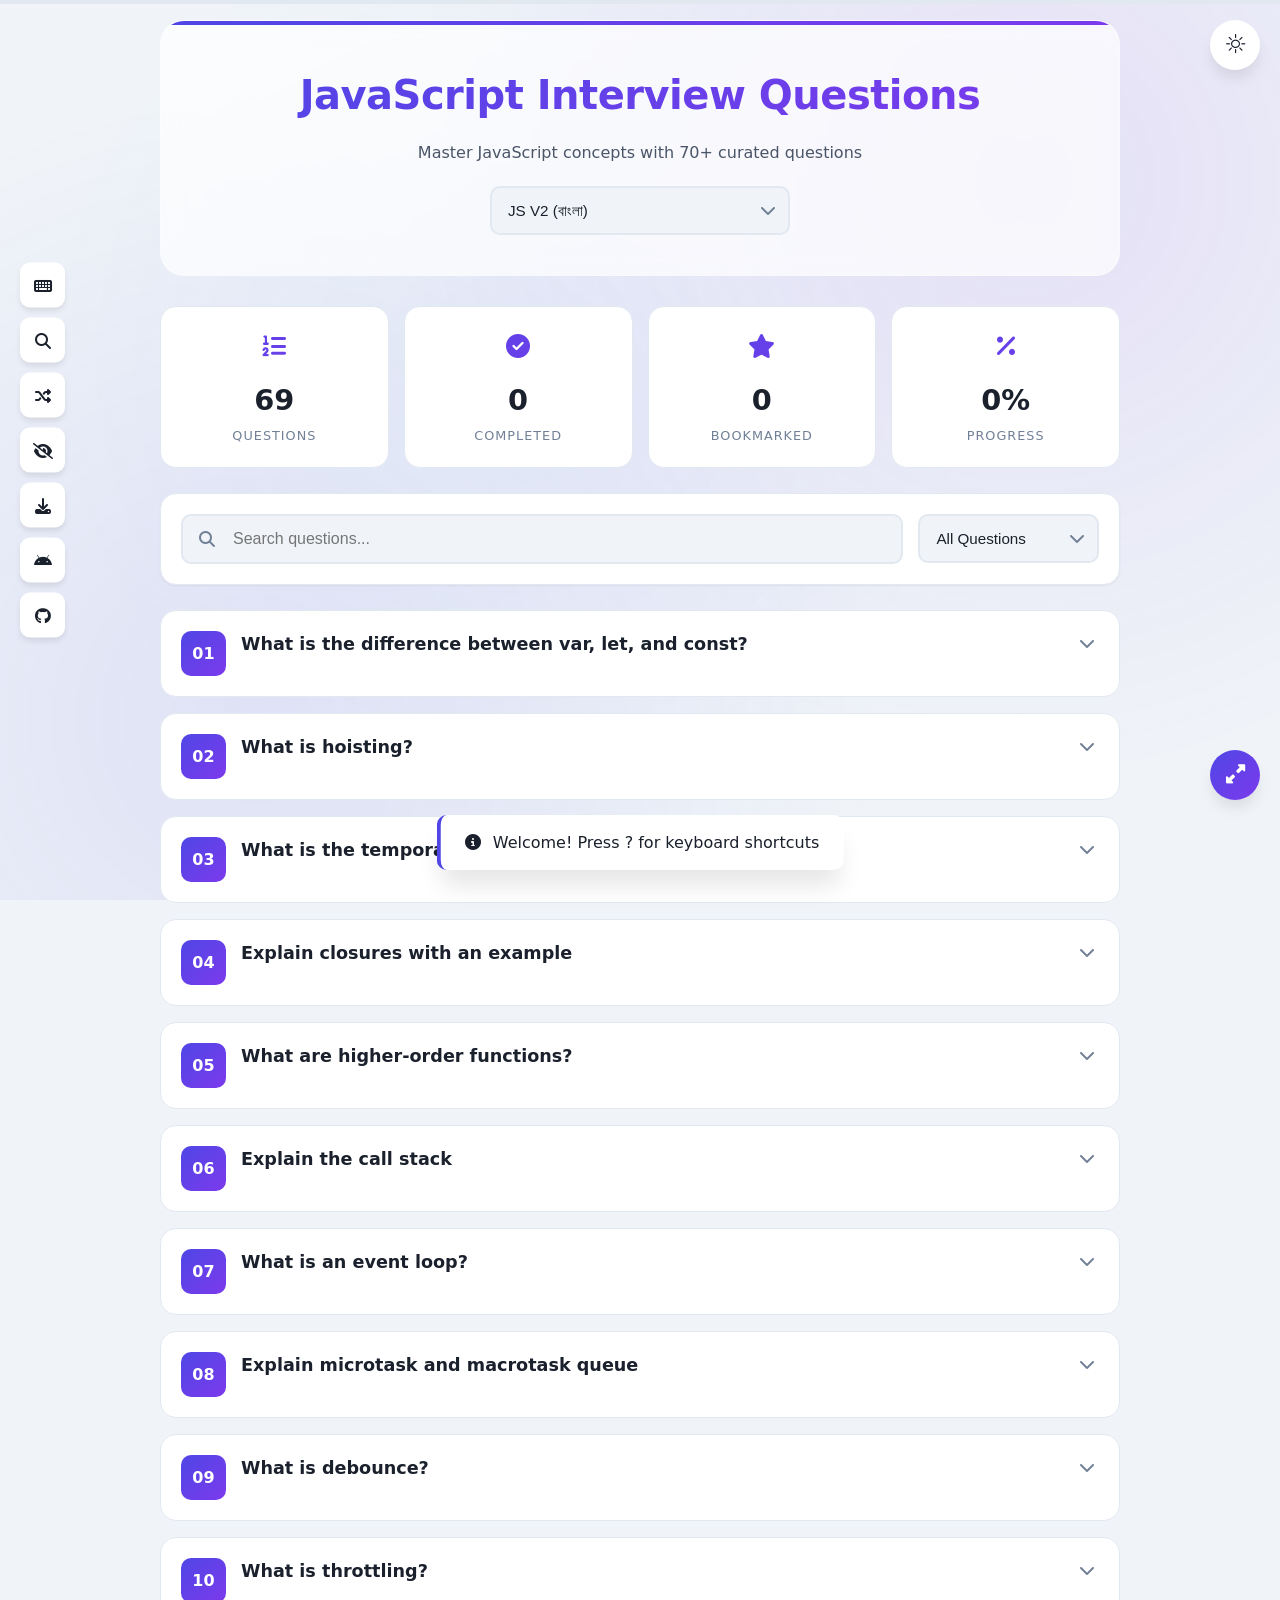
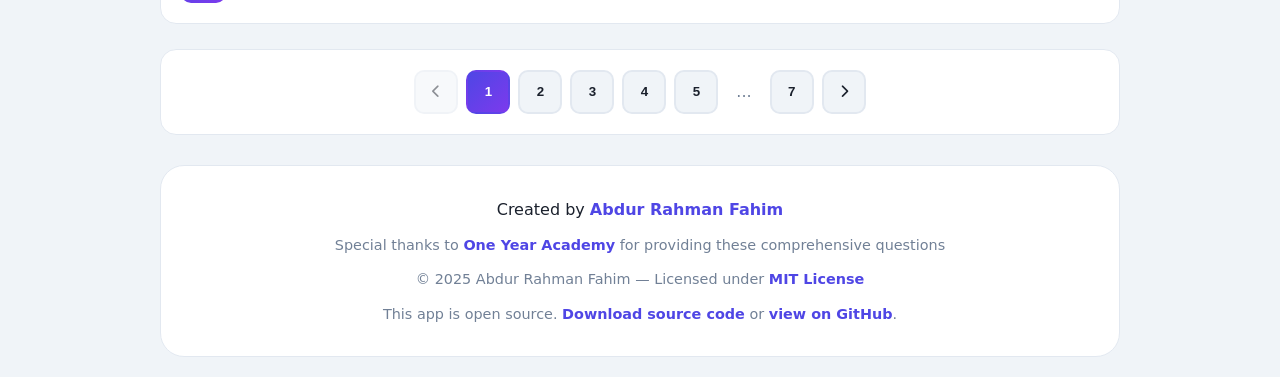
<file: index.html>
<!DOCTYPE html>
<html lang="en">

<head>
  <meta charset="UTF-8">
  <meta name="viewport" content="width=device-width, initial-scale=1.0">
  <title>JavaScript Interview Questions</title>
  <link rel="stylesheet" href="css/all.css">
  <link rel="stylesheet" href="https://cdnjs.cloudflare.com/ajax/libs/font-awesome/6.5.1/css/all.min.css">
  <link rel="stylesheet" href="css/styles.css">
</head>

<body>

  <!-- Progress Bar -->
  <div class="progress-container">
    <div class="progress-bar" id="progressBar"></div>
  </div>

  <!-- Mobile App Bar -->
  <div class="mobile-appbar">
    <div class="appbar-content">
      <h2 class="appbar-title">JS Interview</h2>
      <div class="select-wrapper" style="max-width: 85px; margin: 0 6px;">
        <select id="mobileVersionSelect" onchange="handleVersionChange(this)">
        </select>
      </div>
      <div class="appbar-actions">
        <button class="appbar-btn" onclick="toggleTheme()" aria-label="Toggle theme">
          <i id="mobile-theme-icon"></i>
        </button>
        <button class="appbar-btn" onclick="toggleMobileMenu()" aria-label="Menu">
          <i class="fas fa-bars"></i>
        </button>
      </div>
    </div>
    <!-- Mobile Menu -->
    <div class="mobile-menu" id="mobileMenu">
      <button class="mobile-menu-item" onclick="openModal('shortcuts'); toggleMobileMenu()">
        <i class="fas fa-keyboard"></i>
        <span>Shortcuts</span>
      </button>
      <button class="mobile-menu-item" onclick="openModal('jump'); toggleMobileMenu()">
        <i class="fas fa-search"></i>
        <span>Jump to Question</span>
      </button>
      <button class="mobile-menu-item" onclick="randomQuestion(); toggleMobileMenu()">
        <i class="fas fa-dice"></i>
        <span>Random</span>
      </button>
      <button class="mobile-menu-item" onclick="toggleQuizMode(); toggleMobileMenu()">
        <i class="fas fa-eye-slash"></i>
        <span>Quiz Mode</span>
      </button>
      <button class="mobile-menu-item" onclick="exportProgress(); toggleMobileMenu()">
        <i class="fas fa-download"></i>
        <span>Export</span>
      </button>
      <button class="mobile-menu-item" onclick="downloadApk(); toggleMobileMenu()">
        <i class="fa-brands fa-android"></i>
        <span>Download App</span>
      </button>
      <a href="https://github.com/abdurrahmanfahim/JavaScript-Interview-Questions.git" target="_blank" class="mobile-menu-item">
        <i class="fa-brands fa-github"></i>
        <span>Github Repository</span>
      </a>
    </div>
  </div>

  <!-- Theme Toggle -->
  <button class="theme-toggle" onclick="toggleTheme()" aria-label="Toggle theme">
    <i id="theme-icon"></i>
  </button>

  <!-- Expand Toggle -->
<button class="expand-btn" id="toggleExpand">
  <i class="fas fa-expand-alt"></i>
</button>

  <!-- Back to Top -->
  <button class="back-to-top" id="backToTop" onclick="scrollToTop()">
    <i class="fas fa-arrow-up"></i>
  </button>

  <!-- Quick Actions -->
  <div class="quick-actions">
    <button class="quick-action-btn" onclick="openModal('shortcuts')">
      <i class="fas fa-keyboard"></i>
      <span class="tooltip">Keyboard Shortcuts</span>
    </button>
    <button class="quick-action-btn" onclick="openModal('jump')">
      <i class="fas fa-search"></i>
      <span class="tooltip">Jump to Question</span>
    </button>
    <button class="quick-action-btn" onclick="randomQuestion()">
      <i class="fas fa-random"></i>
      <span class="tooltip">Random Question</span>
    </button>
    <button class="quick-action-btn" onclick="toggleQuizMode()">
      <i class="fas fa-eye-slash"></i>
      <span class="tooltip">Quiz Mode</span>
    </button>
    <button class="quick-action-btn" onclick="exportProgress()">
      <i class="fas fa-download"></i>
      <span class="tooltip">Export Progress</span>
    </button>
    <button class="quick-action-btn" onclick="downloadApk()">
      <i class="fa-brands fa-android"></i>
      <span class="tooltip">Download App</span>
    </button>
    <a href="https://github.com/abdurrahmanfahim/JavaScript-Interview-Questions.git" target="_blank" class="quick-action-btn" >
      <i class="fa-brands fa-github"></i>
      <span class="tooltip">Github Repository</span>
    </a>
  </div>

  <div class="container">
    <!-- Header -->
    <div class="header">
      <h1 class="page-title">JavaScript Interview Questions</h1>
      <p class="subtitle">Master JavaScript concepts with 70+ curated questions</p>
      <div class="select-wrapper" style="max-width: 300px; margin: 20px auto 0;">
        <select id="versionSelect" onchange="handleVersionChange(this)">
        </select>
      </div>
    </div>

    <!-- Resume Reading Banner -->
    <div class="resume-banner" id="resumeBanner" style="display: none;">
      <p><i class="fas fa-bookmark"></i> <span id="resumeText">Continue from where you left off</span></p>
      <div>
        <button class="btn" onclick="resumeReading()">
          <i class="fas fa-play"></i> Resume
        </button>
        <button class="btn btn-secondary" onclick="dismissResume()"
          style="background: rgba(255,255,255,0.2); color: white; border: none;">
          <i class="fas fa-times"></i>
        </button>
      </div>
    </div>

    <!-- Stats Bar -->
    <div class="stats-bar">
      <div class="stat-card">
        <div class="stat-icon"><i class="fas fa-list-ol"></i></div>
        <div class="stat-value" id="totalQuestions">70</div>
        <div class="stat-label">Questions</div>
      </div>
      <div class="stat-card">
        <div class="stat-icon"><i class="fas fa-check-circle"></i></div>
        <div class="stat-value" id="completedCount">0</div>
        <div class="stat-label">Completed</div>
      </div>
      <div id="bm" class="stat-card">
        <div class="stat-icon"><i class="fas fa-star"></i></div>
        <div class="stat-value" id="bookmarkedCount">0</div>
        <div class="stat-label">Bookmarked</div>
      </div>
      <div class="stat-card">
        <div class="stat-icon"><i class="fas fa-percentage"></i></div>
        <div class="stat-value" id="progressPercent">0%</div>
        <div class="stat-label">Progress</div>
      </div>
    </div>

    <!-- Toolbar -->
    <div class="toolbar">
      <div class="toolbar-row">
        <div class="search-box">
          <i class="fas fa-search"></i>
          <input type="text" id="searchInput" placeholder="Search questions..." oninput="handleSearch()">
        </div>
        <div class="select-wrapper">
          <select id="filterSelect" onchange="handleFilter()">
            <option value="all">All Questions </option>
            <option value="bookmarked">Bookmarked</option>
            <option value="completed">Completed</option>
            <option value="uncompleted">Not Completed</option>
          </select>
        </div>

      </div>

    </div>

    <!-- Questions Container -->
    <div class="questions-container" id="questionsContainer">
      <!-- Questions will be loaded here -->
    </div>

    <!-- Pagination -->
    <div class="pagination" id="pagination">
      <!-- Pagination buttons will be rendered here -->
    </div>

    <!-- Footer -->
    <footer class="footer">
      <p>Created by <a href="https://github.com/abdurrahmanfahim" target="_blank" rel="noopener noreferrer">Abdur Rahman Fahim</a></p>
      <p class="credits">Special thanks to <strong><a href="https://oneyear.academy/" target="_blank" rel="noopener noreferrer">One Year Academy</a></strong> for providing these comprehensive questions</p>
      <p class="credits">&copy; 2025 Abdur Rahman Fahim &mdash; Licensed under <a href="https://github.com/abdurrahmanfahim/JavaScript-Interview-Questions/blob/main/LICENSE" target="_blank" rel="noopener noreferrer">MIT License</a></p>
      <p class="credits">This app is open source. <a href="https://github.com/abdurrahmanfahim/JavaScript-Interview-Questions/archive/refs/heads/main.zip" download>Download source code</a> or <a href="https://github.com/abdurrahmanfahim/JavaScript-Interview-Questions" target="_blank" rel="noopener noreferrer">view on GitHub</a>.</p>
    </footer>
  </div>

  <!-- Modals -->
  <div class="modal-overlay" id="modalOverlay" onclick="closeModal(event)">
    <div class="modal" onclick="event.stopPropagation()">
      <div class="modal-header">
        <h2 class="modal-title" id="modalTitle">Modal</h2>
        <button class="modal-close" onclick="closeModal()">
          <i class="fas fa-times"></i>
        </button>
      </div>
      <div class="modal-body" id="modalBody">
        <!-- Modal content -->
      </div>
    </div>
  </div>

  <!-- Toast Container -->
  <div class="toast-container" id="toastContainer"></div>

  <!-- App Install Banner -->
  <div class="install-banner hidden" id="installBanner">
    <div class="install-banner-content">
      <i class="fa-brands fa-android"></i>
      <div>
        <p class="install-banner-title">Get the Android App</p>
        <p class="install-banner-sub">Offline access, faster experience</p>
      </div>
    </div>
    <div class="install-banner-actions">
      <button class="btn btn-primary install-banner-btn" onclick="downloadApk(); dismissInstallBanner()">
        <i class="fa-brands fa-android"></i> Download
      </button>
      <button class="install-banner-close" onclick="dismissInstallBanner()" aria-label="Dismiss">
        <i class="fas fa-times"></i>
      </button>
    </div>
  </div>

  <script src="scripts/topicsConfig.js"></script>
  <script src="scripts/questionsData.js"></script>
  <script src="scripts/questionsDataV2.js"></script>
  <script src="scripts/reactQuestionsData.js"></script>
  <script>
    // data files load হওয়ার পর dataMap এ register করা
    registerData("questionsDataV1", questionsDataV1);
    registerData("questionsDataV2", questionsDataV2);
    registerData("questionsDataV2En", questionsDataV2En);
    registerData("reactQuestionsData", reactQuestionsData);
  </script>
  <script src="scripts/logic.js"></script>
  <script>
    if ('serviceWorker' in navigator) {
      navigator.serviceWorker.register('./service-worker.js');
    }
  </script>

</body>

</html>
</file>
<file: css/styles.css>
/* CSS Variables */
:root {
  --bg-primary: #f0f4f8;
  --bg-secondary: #ffffff;
  --bg-tertiary: #e2e8f0;
  --text-primary: #1a202c;
  --text-secondary: #4a5568;
  --text-muted: #718096;
  --accent-primary: #4f46e5;
  --accent-secondary: #7c3aed;
  --accent-gradient: linear-gradient(135deg, #4f46e5 0%, #7c3aed 100%);
  --success: #10b981;
  --warning: #f59e0b;
  --danger: #ef4444;
  --info: #3b82f6;
  --border-color: #e2e8f0;
  --shadow-sm: 0 1px 2px rgba(0, 0, 0, 0.05);
  --shadow-md: 0 4px 6px -1px rgba(0, 0, 0, 0.1);
  --shadow-lg: 0 10px 15px -3px rgba(0, 0, 0, 0.1);
  --shadow-xl: 0 20px 25px -5px rgba(0, 0, 0, 0.1);
  --radius-sm: 6px;
  --radius-md: 10px;
  --radius-lg: 16px;
  --radius-xl: 24px;
  --transition: all 0.3s cubic-bezier(0.4, 0, 0.2, 1);
  --glass-bg: rgba(255, 255, 255, 0.7);
  --glass-border: rgba(255, 255, 255, 0.3);
}

[data-theme="dark"] {
  --bg-primary: #0f172a;
  --bg-secondary: #1e293b;
  --bg-tertiary: #334155;
  --text-primary: #f1f5f9;
  --text-secondary: #cbd5e1;
  --text-muted: #94a3b8;
  --border-color: #334155;
  --glass-bg: rgba(30, 41, 59, 0.8);
  --glass-border: rgba(71, 85, 105, 0.5);
}

* {
  margin: 0;
  padding: 0;
  box-sizing: border-box;
}

a {
  text-decoration: none;
}

body {
  font-family:
    "Segoe UI",
    system-ui,
    -apple-system,
    sans-serif;
  background: var(--bg-primary);
  color: var(--text-primary);
  line-height: 1.7;
  min-height: 100vh;
  transition: var(--transition);
}

/* Animated Background */
body::before {
  content: "";
  position: fixed;
  top: 0;
  left: 0;
  width: 100%;
  height: 100%;
  background:
    radial-gradient(
      circle at 20% 80%,
      rgba(79, 70, 229, 0.1) 0%,
      transparent 50%
    ),
    radial-gradient(
      circle at 80% 20%,
      rgba(124, 58, 237, 0.1) 0%,
      transparent 50%
    ),
    radial-gradient(
      circle at 40% 40%,
      rgba(59, 130, 246, 0.05) 0%,
      transparent 50%
    );
  pointer-events: none;
  z-index: -1;
}

/* Scrollbar */
::-webkit-scrollbar {
  width: 10px;
  height: 10px;
}

::-webkit-scrollbar-track {
  background: var(--bg-tertiary);
  border-radius: 5px;
}

::-webkit-scrollbar-thumb {
  background: var(--accent-gradient);
  border-radius: 5px;
}

::-webkit-scrollbar-thumb:hover {
  background: var(--accent-secondary);
}

/* Container */
.container {
  max-width: 1000px;
  margin: 0 auto;
  padding: 20px;
}

/* Header */
.header {
  text-align: center;
  margin-bottom: 30px;
  padding: 40px 20px;
  background: var(--glass-bg);
  backdrop-filter: blur(10px);
  border-radius: var(--radius-xl);
  border: 1px solid var(--glass-border);
  position: relative;
  overflow: hidden;
}

.header::before {
  content: "";
  position: absolute;
  top: 0;
  left: 0;
  right: 0;
  height: 4px;
  background: var(--accent-gradient);
}

.page-title {
  font-size: clamp(1.8rem, 5vw, 2.5rem);
  font-weight: 800;
  background: var(--accent-gradient);
  -webkit-background-clip: text;
  -webkit-text-fill-color: transparent;
  background-clip: text;
  margin-bottom: 10px;
  letter-spacing: -0.5px;
}

.subtitle {
  color: var(--text-secondary);
  font-size: 1rem;
}

/* Version Toggle */
.version-toggle {
  display: inline-flex;
  gap: 0;
  margin-top: 14px;
  border-radius: var(--radius-md);
  overflow: hidden;
  border: 2px solid var(--accent-primary);
}

.version-btn {
  padding: 6px 20px;
  border: none;
  background: transparent;
  color: var(--accent-primary);
  font-weight: 700;
  font-size: 0.95rem;
  cursor: pointer;
  transition: var(--transition);
}

.version-btn.active {
  background: var(--accent-gradient);
  color: white;
}

.version-btn:not(.active):hover {
  background: rgba(79, 70, 229, 0.1);
}

/* Stats Bar */
.stats-bar {
  display: grid;
  grid-template-columns: repeat(auto-fit, minmax(140px, 1fr));
  gap: 15px;
  margin-bottom: 25px;
}

.stat-card {
  background: var(--bg-secondary);
  padding: 20px;
  border-radius: var(--radius-lg);
  text-align: center;
  border: 1px solid var(--border-color);
  transition: var(--transition);
  position: relative;
  overflow: hidden;
}

.stat-card::before {
  content: "";
  position: absolute;
  top: 0;
  left: 0;
  right: 0;
  height: 3px;
  background: var(--accent-gradient);
  transform: scaleX(0);
  transition: var(--transition);
}

.stat-card:hover {
  transform: translateY(-3px);
  box-shadow: var(--shadow-lg);
}

.stat-card:hover::before {
  transform: scaleX(1);
}

.stat-icon {
  font-size: 1.5rem;
  margin-bottom: 8px;
  background: var(--accent-gradient);
  -webkit-background-clip: text;
  -webkit-text-fill-color: transparent;
}

.stat-value {
  font-size: 1.8rem;
  font-weight: 700;
  color: var(--text-primary);
}

.stat-label {
  font-size: 0.8rem;
  color: var(--text-muted);
  text-transform: uppercase;
  letter-spacing: 1px;
}

/* Toolbar */
.toolbar {
  background: var(--bg-secondary);
  padding: 20px;
  border-radius: var(--radius-lg);
  margin-bottom: 25px;
  border: 1px solid var(--border-color);
  box-shadow: var(--shadow-sm);
}

.toolbar-row {
  display: grid;
  grid-template-columns: 8fr 2fr;
  gap: 15px;
  align-items: center;
}

.toolbar-row:not(:last-child) {
  margin-bottom: 15px;
  padding-bottom: 15px;
  border-bottom: 1px solid var(--border-color);
}

/* Search Box */
.search-box {
  flex: 1;
  /* min-width: 250px; */
  position: relative;
}

.search-box input {
  width: 100%;
  padding: 14px 20px 14px 50px;
  border: 2px solid var(--border-color);
  border-radius: var(--radius-md);
  font-size: 1rem;
  background: var(--bg-primary);
  color: var(--text-primary);
  transition: var(--transition);
}

.search-box input:focus {
  outline: none;
  border-color: var(--accent-primary);
  box-shadow: 0 0 0 4px rgba(79, 70, 229, 0.15);
}

.search-box i {
  position: absolute;
  left: 18px;
  top: 50%;
  transform: translateY(-50%);
  color: var(--text-muted);
}

/* Select Dropdowns */
.select-wrapper {
  position: relative;
  min-width: 150px;
}

.select-wrapper select {
  appearance: none;
  width: 100%;
  padding: 14px 40px 14px 16px;
  border: 2px solid var(--border-color);
  border-radius: var(--radius-md);
  font-size: 0.95rem;
  background: var(--bg-primary);
  color: var(--text-primary);
  cursor: pointer;
  transition: var(--transition);
}

.select-wrapper select:focus {
  outline: none;
  border-color: var(--accent-primary);
}

.select-wrapper::after {
  content: "\f078";
  font-family: "Font Awesome 6 Free";
  font-weight: 900;
  position: absolute;
  right: 14px;
  top: 50%;
  transform: translateY(-50%);
  color: var(--text-muted);
  pointer-events: none;
}

/* Buttons */
.btn {
  display: inline-flex;
  align-items: center;
  gap: 8px;
  padding: 12px 20px;
  border: none;
  border-radius: var(--radius-md);
  font-size: 0.95rem;
  font-weight: 600;
  cursor: pointer;
  transition: var(--transition);
  white-space: nowrap;
}

.btn-primary {
  background: var(--accent-gradient);
  color: white;
  box-shadow: var(--shadow-md);
}

.btn-primary:hover {
  transform: translateY(-2px);
  box-shadow: var(--shadow-lg);
}

.btn-secondary {
  background: var(--bg-tertiary);
  color: var(--text-primary);
  border: 1px solid var(--border-color);
}

.btn-secondary:hover {
  background: var(--border-color);
}

.btn-icon {
  width: 44px;
  height: 44px;
  padding: 0;
  display: flex;
  align-items: center;
  justify-content: center;
  border-radius: var(--radius-md);
}

.btn-success {
  background: var(--success);
  color: white;
}

.btn-warning {
  background: var(--warning);
  color: white;
}

.btn-danger {
  background: var(--danger);
  color: white;
}

/* Button Group */
.btn-group {
  display: flex;
  gap: 5px;
}

.btn-group .btn {
  border-radius: 0;
}

.btn-group .btn:first-child {
  border-radius: var(--radius-md) 0 0 var(--radius-md);
}

.btn-group .btn:last-child {
  border-radius: 0 var(--radius-md) var(--radius-md) 0;
}

/* Question Cards */
.questions-container {
  display: flex;
  flex-direction: column;
  gap: 16px;
  margin-bottom: 25px;
}

.question-card {
  background: var(--bg-secondary);
  border-radius: var(--radius-lg);
  border: 1px solid var(--border-color);
  overflow: hidden;
  transition: var(--transition);
  position: relative;
}

.question-card::before {
  content: "";
  position: absolute;
  left: 0;
  top: 0;
  bottom: 0;
  width: 4px;
  /* background: var(--accent-gradient); */
  opacity: 0;
  transition: var(--transition);
}

.question-card:hover {
  box-shadow: var(--shadow-lg);
  transform: translateY(-2px);
}

.question-card:hover::before {
  opacity: 1;
}

.question-card.bookmarked {
  /* border-color: var(--warning); */
}

.question-card.bookmarked::before {
  /* background: var(--warning); */
  opacity: 1;
}

.question-card.completed {
  border-color: var(--success);
}

.question-card.completed .question-header {
  background: rgba(16, 185, 129, 0.05);
}

.question-header {
  padding: 20px;
  display: flex;
  align-items: flex-start;
  gap: 15px;
  cursor: pointer;
  transition: var(--transition);
}

.question-header:hover {
  background: var(--bg-tertiary);
}

.question-number {
  min-width: 45px;
  height: 45px;
  background: var(--accent-gradient);
  color: white;
  border-radius: var(--radius-md);
  display: flex;
  align-items: center;
  justify-content: center;
  font-weight: 700;
  font-size: 1rem;
  flex-shrink: 0;
}

.question-title {
  flex: 1;
  font-size: 1.1rem;
  font-weight: 600;
  color: var(--text-primary);
  line-height: 1.5;
}

.question-actions {
  display: flex;
  flex-direction: column;
  gap: 4px;
  flex-shrink: 0;
}

.action-btn {
  width: 36px;
  height: 36px;
  border: none;
  background: transparent;
  border-radius: var(--radius-sm);
  cursor: pointer;
  color: var(--text-muted);
  display: flex;
  align-items: center;
  justify-content: center;
  transition: var(--transition);
    border: var(--accent-primary) 1px solid;
    align-self: self-end;
}

.action-btn:hover {
  background: var(--bg-tertiary);
  color: var(--accent-primary);
}

.action-btn.bookmarked {
  color: var(--warning);
}

.action-btn.completed {
  color: var(--success);
}

.expand-icon {
  width: 24px;
  height: 24px;
  display: flex;
  flex-direction: column;
  align-items: center;
  justify-content: center;
  transition: var(--transition);
  color: var(--text-muted);
}

.question-card.expanded .expand-icon {
  transform: rotate(180deg);
}

.question-content {
  max-height: 0;
  overflow: hidden;
  transition: max-height 0.4s ease-out;
}

.question-card.expanded .question-content {
  max-height: 2000px;
}

.question-body {
  padding: 0 20px 20px 80px;
  color: var(--text-secondary);
}

.question-body p {
  margin-bottom: 15px;
}

.question-body strong {
  color: var(--text-primary);
}

.question-body ul,
.question-body ol {
  margin: 15px 0;
  padding-left: 25px;
}

.question-body li {
  margin-bottom: 8px;
}

.question-body code {
  background: var(--bg-tertiary);
  padding: 3px 8px;
  border-radius: 4px;
  font-family: "Fira Code", "Consolas", monospace;
  font-size: 0.9em;
  color: #e7425b;
}

.question-body pre {
  background: var(--bg-primary);
  padding: 20px;
  border-radius: var(--radius-md);
  overflow-x: auto;
  margin: 15px 0;
  border: 1px solid var(--border-color);
  position: relative;
}

.question-body pre code {
  background: none;
  padding: 0;
  color: var(--text-primary);
}

/* Copy Button */
.copy-btn {
  position: absolute;
  top: 10px;
  right: 10px;
  padding: 6px 12px;
  background: var(--accent-gradient);
  color: white;
  border: none;
  border-radius: var(--radius-sm);
  font-size: 0.8rem;
  cursor: pointer;
  opacity: 0;
  transition: var(--transition);
}

.question-body pre:hover .copy-btn {
  opacity: 1;
}

.copy-btn:hover {
  transform: scale(1.05);
}

/* bottom-actions */
.bottom-actions {
  display: flex;
  flex-wrap: wrap;
  gap: 8px;
  margin-top: 15px;
  justify-content: end;
}

.tag {
  padding: 4px 12px;
  background: var(--bg-tertiary);
  border-radius: 20px;
  font-size: 0.8rem;
  color: var(--text-secondary);
  border: 1px solid var(--border-color);
}

.tag.difficulty-easy {
  background: rgba(16, 185, 129, 0.1);
  color: var(--success);
  border-color: var(--success);
}

.tag.difficulty-medium {
  background: rgba(245, 158, 11, 0.1);
  color: var(--warning);
  border-color: var(--warning);
}

.tag.difficulty-hard {
  background: rgba(239, 68, 68, 0.1);
  color: var(--danger);
  border-color: var(--danger);
}

/* Pagination */
.pagination {
  display: flex;
  justify-content: center;
  align-items: center;
  gap: 8px;
  flex-wrap: wrap;
  margin-bottom: 30px;
  padding: 20px;
  background: var(--bg-secondary);
  border-radius: var(--radius-lg);
  border: 1px solid var(--border-color);
}

.page-btn {
  min-width: 44px;
  height: 44px;
  display: flex;
  align-items: center;
  justify-content: center;
  border: 2px solid var(--border-color);
  background: var(--bg-primary);
  color: var(--text-primary);
  border-radius: var(--radius-md);
  font-weight: 600;
  cursor: pointer;
  transition: var(--transition);
}

.page-btn:hover:not(:disabled) {
  border-color: var(--accent-primary);
  color: var(--accent-primary);
}

.page-btn.active {
  background: var(--accent-gradient);
  border-color: transparent;
  color: white;
}

.page-btn:disabled {
  opacity: 0.5;
  cursor: not-allowed;
}

.page-ellipsis {
  padding: 0 10px;
  color: var(--text-muted);
}

/* Theme Toggle */
.theme-toggle {
  position: fixed;
  top: 20px;
  right: 20px;
  width: 50px;
  height: 50px;
  border-radius: 50%;
  border: none;
  background: var(--bg-secondary);
  color: var(--text-primary);
  cursor: pointer;
  box-shadow: var(--shadow-lg);
  transition: var(--transition);
  z-index: 1000;
  display: flex;
  align-items: center;
  justify-content: center;
  font-size: 1.2rem;
}

.theme-toggle:hover {
  transform: scale(1.1) rotate(15deg);
}

/* Back to Top */
.back-to-top {
  position: fixed;
  bottom: 30px;
  right: 20px;
  width: 50px;
  height: 50px;
  border-radius: 50%;
  border: none;
  background: var(--accent-gradient);
  color: white;
  cursor: pointer;
  box-shadow: var(--shadow-lg);
  transition: var(--transition);
  z-index: 1000;
  display: flex;
  align-items: center;
  justify-content: center;
  font-size: 1.2rem;
  opacity: 0;
  visibility: hidden;
  transform: translateY(20px);
}

.back-to-top.visible {
  opacity: 1;
  visibility: visible;
  transform: translateY(0);
}

.back-to-top:hover {
  transform: translateY(-3px);
}

/* Expand button */
.expand-btn {
  position: fixed;
  bottom: 100px;
  right: 20px;
  width: 50px;
  height: 50px;
  border-radius: 50%;
  border: none;
  background: var(--accent-gradient);
  color: #fff;
  cursor: pointer;
  box-shadow: var(--shadow-lg);
  transition: all 0.3s ease;
  z-index: 1000;

  display: flex;
  align-items: center;
  justify-content: center;

  font-size: 1.2rem;
}


/* Resume Reading Banner */
.resume-banner {
  /* background: var(--accent-gradient);
  color: white;
  padding: 16px 20px;
  border-radius: var(--radius-lg);
  margin-bottom: 20px; */
  /* display: flex; */
  /* align-items: center;
  justify-content: space-between;
  flex-wrap: wrap;
  gap: 15px;
  animation: slideDown 0.5s ease; */
  display: none;
}

@keyframes slideDown {
  from {
    opacity: 0;
    transform: translateY(-20px);
  }
  to {
    opacity: 1;
    transform: translateY(0);
  }
}

.resume-banner p {
  display: flex;
  align-items: center;
  gap: 10px;
  font-weight: 500;
  display: none;
}

.resume-banner .btn {
  background: white;
  color: var(--accent-primary);
  display: none;
}

.resume-banner .btn:hover {
  background: rgba(255, 255, 255, 0.9);
}

/* Progress Bar */
.progress-container {
  position: fixed;
  top: 0;
  left: 0;
  right: 0;
  height: 4px;
  background: var(--bg-tertiary);
  z-index: 1001;
}

.progress-bar {
  height: 100%;
  background: var(--accent-gradient);
  width: 0%;
  transition: width 0.3s ease;
}

/* Quick Actions Panel */
.quick-actions {
  position: fixed;
  left: 20px;
  top: 50%;
  transform: translateY(-50%);
  display: flex;
  flex-direction: column;
  gap: 10px;
  z-index: 999;
}

.quick-action-btn {
  width: 45px;
  height: 45px;
  border-radius: var(--radius-md);
  border: none;
  background: var(--bg-secondary);
  color: var(--text-primary);
  cursor: pointer;
  box-shadow: var(--shadow-md);
  transition: var(--transition);
  display: flex;
  align-items: center;
  justify-content: center;
  font-size: 1rem;
  position: relative;

}

.quick-action-btn:hover {
  transform: translateX(5px);
  background: var(--accent-primary);
  color: white;
}

.quick-action-btn .tooltip {
  position: absolute;
  left: 55px;
  background: var(--bg-secondary);
  color: var(--text-primary);
  padding: 8px 12px;
  border-radius: var(--radius-sm);
  font-size: 0.85rem;
  white-space: nowrap;
  opacity: 0;
  visibility: hidden;
  transition: var(--transition);
  box-shadow: var(--shadow-md);
}

.quick-action-btn:hover .tooltip {
  opacity: 1;
  visibility: visible;
}

/* Mobile App Bar */
.mobile-appbar {
  display: none;
  position: fixed;
  top: 0;
  left: 0;
  right: 0;
  background: var(--glass-bg);
  backdrop-filter: blur(10px);
  border-bottom: 1px solid var(--glass-border);
  z-index: 1000;
  box-shadow: var(--shadow-md);
}

.appbar-content {
  display: flex;
  align-items: center;
  justify-content: space-between;
  padding: 12px 16px;
  max-width: 1000px;
  margin: 0 auto;
  width: 100%;
}

.appbar-title {
  font-size: 1.2rem;
  font-weight: 700;
  background: var(--accent-gradient);
  -webkit-background-clip: text;
  -webkit-text-fill-color: transparent;
  background-clip: text;
  margin: 0;
}

.appbar-actions {
  display: flex;
  gap: 10px;
  align-items: center;
}

.appbar-btn {
  width: 40px;
  height: 40px;
  border-radius: var(--radius-md);
  border: none;
  background: transparent;
  color: var(--text-primary);
  cursor: pointer;
  display: flex;
  align-items: center;
  justify-content: center;
  font-size: 1.1rem;
  transition: var(--transition);
}

.appbar-btn:active {
  background: var(--accent-primary);
  color: white;
}

/* Mobile Menu */
.mobile-menu {
  display: none;
  flex-direction: column;
  gap: 0;
  background: var(--bg-secondary);
  border-bottom: 1px solid var(--border-color);
  padding: 8px 0;
  position: absolute;
  top: 100%;
  left: 0;
  right: 0;
  animation: slideDown 0.3s ease-out;
}

.mobile-menu.active {
  display: flex;
}

@keyframes slideDown {
  from {
    opacity: 0;
    transform: translateY(-10px);
  }
  to {
    opacity: 1;
    transform: translateY(0);
  }
}

.mobile-menu-item {
  display: flex;
  align-items: center;
  gap: 12px;
  padding: 12px 16px;
  border: none;
  background: transparent;
  color: var(--text-primary);
  cursor: pointer;
  text-align: left;
  font-size: 0.95rem;
  transition: var(--transition);
  width: 100%;
}

.mobile-menu-item:hover {
  background: var(--accent-primary);
  color: white;
}

.mobile-menu-item i {
  font-size: 1.1rem;
  width: 20px;
}

/* Modal */
.modal-overlay {
  position: fixed;
  inset: 0;
  background: rgba(0, 0, 0, 0.5);
  backdrop-filter: blur(5px);
  display: flex;
  align-items: center;
  justify-content: center;
  z-index: 2000;
  opacity: 0;
  visibility: hidden;
  transition: var(--transition);
}

.modal-overlay.active {
  opacity: 1;
  visibility: visible;
}

.modal {
  background: var(--bg-secondary);
  padding: 30px;
  border-radius: var(--radius-xl);
  max-width: 500px;
  width: 90%;
  max-height: 80vh;
  overflow-y: auto;
  transform: scale(0.9) translateY(20px);
  transition: var(--transition);
  box-shadow: var(--shadow-xl);
}

.modal-overlay.active .modal {
  transform: scale(1) translateY(0);
}

.modal-header {
  display: flex;
  align-items: center;
  justify-content: space-between;
  margin-bottom: 20px;
}

.modal-title {
  font-size: 1.4rem;
  font-weight: 700;
  color: var(--text-primary);
}

.modal-close {
  width: 36px;
  height: 36px;
  border: none;
  background: var(--bg-tertiary);
  border-radius: 50%;
  cursor: pointer;
  color: var(--text-primary);
  transition: var(--transition);
}

.modal-close:hover {
  background: var(--danger);
  color: white;
}

/* Jump to Question */
.jump-input-group {
  display: flex;
  gap: 10px;
  margin-top: 20px;
}

.jump-input-group input {
  flex: 1;
  padding: 14px;
  border: 2px solid var(--border-color);
  border-radius: var(--radius-md);
  font-size: 1rem;
  background: var(--bg-primary);
  color: var(--text-primary);
}

.jump-input-group input:focus {
  outline: none;
  border-color: var(--accent-primary);
}

/* Keyboard Shortcuts */
.shortcuts-list {
  display: grid;
  gap: 12px;
  margin-top: 15px;
}

.shortcut-item {
  display: flex;
  align-items: center;
  justify-content: space-between;
  padding: 10px;
  background: var(--bg-primary);
  border-radius: var(--radius-sm);
}

.shortcut-keys {
  display: flex;
  gap: 5px;
}

.key {
  padding: 5px 10px;
  background: var(--bg-tertiary);
  border-radius: 4px;
  font-family: monospace;
  font-size: 0.85rem;
  border: 1px solid var(--border-color);
}

/* Footer */
.footer {
  text-align: center;
  padding: 30px;
  background: var(--bg-secondary);
  border-radius: var(--radius-xl);
  border: 1px solid var(--border-color);
  margin-top: 20px;
}

.footer a {
  color: var(--accent-primary);
  text-decoration: none;
  font-weight: 600;
  transition: var(--transition);
}

.footer a:hover {
  text-decoration: underline;
}

.footer .credits {
  margin-top: 10px;
  color: var(--text-muted);
  font-size: 0.9rem;
}

/* Toast Notifications */
.toast-container {
  position: fixed;
  bottom: 30px;
  left: 50%;
  transform: translateX(-50%);
  z-index: 3000;
  display: flex;
  flex-direction: column;
  gap: 10px;
}

.toast {
  padding: 14px 24px;
  background: var(--bg-secondary);
  border-radius: var(--radius-md);
  box-shadow: var(--shadow-xl);
  display: flex;
  align-items: center;
  gap: 12px;
  animation: toastIn 0.3s ease;
  border-left: 4px solid var(--accent-primary);
}

.toast.success {
  border-left-color: var(--success);
}

.toast.warning {
  border-left-color: var(--warning);
}

.toast.error {
  border-left-color: var(--danger);
}

@keyframes toastIn {
  from {
    opacity: 0;
    transform: translateY(20px);
  }
  to {
    opacity: 1;
    transform: translateY(0);
  }
}

/* Loading State */
.loading {
  display: flex;
  flex-direction: column;
  align-items: center;
  justify-content: center;
  padding: 60px;
  gap: 20px;
}

.spinner {
  width: 50px;
  height: 50px;
  border: 4px solid var(--border-color);
  border-top-color: var(--accent-primary);
  border-radius: 50%;
  animation: spin 1s linear infinite;
}

@keyframes spin {
  to {
    transform: rotate(360deg);
  }
}

/* Empty State */
.empty-state {
  text-align: center;
  padding: 60px 20px;
  color: var(--text-muted);
}

.empty-state i {
  font-size: 4rem;
  margin-bottom: 20px;
  opacity: 0.5;
}

.empty-state h3 {
  font-size: 1.4rem;
  margin-bottom: 10px;
  color: var(--text-primary);
}

/* Quiz Mode */
.quiz-mode .question-body {
  filter: blur(8px);
  user-select: none;
  transition: var(--transition);
}

.quiz-mode .question-body:hover {
  filter: blur(0);
}

.quiz-mode .question-card.revealed .question-body {
  filter: blur(0);
}

/* Responsive */
@media (max-width: 768px) {
  body {
    padding-top: 60px;
  }

  .mobile-appbar {
    display: block;
  }

  .theme-toggle {
    display: none;
  }

  .container {
    padding: 15px;
  }

  .header {
    display: none;
  }

  .page-title {
    display: none;
  }

  .subtitle {
    display: none;
  }

  .stats-bar {
    display: flex;
    grid-template-columns: none;
    gap: 6px;
    margin-bottom: 0;
    background: transparent;
    padding: 8px 10px;
    border: none;
    justify-content: space-between;
    margin-top: -3px;
  }

  .stat-card {
    background: transparent;
    padding: 0;
    border: none;
    text-align: center;
    flex: 1;
    min-width: 45px;
  }

  .stat-card::before {
    display: none;
  }

  .stat-card:hover {
    transform: none;
    box-shadow: none;
  }

  .stat-icon {
    font-size: 0.9rem;
    margin-bottom: 2px;
  }

  .stat-value {
    font-size: 0.8rem;
    font-weight: 700;
  }

  .stat-label {
    font-size: 0.55rem;
    color: var(--text-muted);
  }

  .quick-actions {
    display: none;
  }

  .theme-toggle {
    top: 15px;
    right: 15px;
    width: 44px;
    height: 44px;
  }

  .toolbar {
    padding: 8px;
    margin-bottom: 12px;
  }

  .toolbar-row {
    display: grid !important;
    grid-template-columns: 6fr 3fr !important;
    gap: 8px;
  }


  .select-wrapper select {
    font-size: 0.8rem;
    padding: 6px 6px;
  }

  .toolbar .btn {
    padding: 8px 10px;
    font-size: 0.8rem;
    flex: 1 1 auto;
    min-width: 75px;
  }

  .toolbar .btn i {
    margin-right: 3px;
  }

  .question-body {
    padding: 0 20px 20px 20px;
  }

  .question-number {
    min-width: 38px;
    height: 38px;
    font-size: 0.9rem;
  }

  .question-title {
    font-size: 1rem;
  }

  .stats-bar {
    grid-template-columns: repeat(2, 1fr);
  }

  .resume-banner {
    display: none;
  }
}

/* Extra Small Screens */
@media (max-width: 480px) {
  body {
    padding-top: 55px;
  }

  .container {
    padding-top: 70px;
    padding: 12px;
  }

  .page-title {
    display: none;
  }

  .subtitle {
    display: none;
  }

  .header {
    padding: 20px 12px;
  }

  .appbar-title {
    font-size: 1rem;
  }

  .toolbar {
    padding: 8px 6px;
    margin-bottom: 10px;
  }

  .toolbar-row {
    gap: 5px;
  }

  .toolbar-row:not(:last-child) {
    margin-bottom: 5px;
    padding-bottom: 5px;
  }

  .search-box input {
    padding: 8px 8px 8px 32px;
    font-size: 0.8rem;
  }

  .search-box i {
    left: 10px;
  }

  .select-wrapper {
    min-width: 100px;
  }

  .select-wrapper select {
    font-size: 0.75rem;
    padding: 8.5px 6px;
  }

  .toolbar .btn {
    padding: 6px 8px;
    font-size: 0.7rem;
    min-width: 65px;
  }

  .toolbar .btn i {
    margin-right: 2px;
    font-size: 0.8rem;
  }

  .stats-bar {
    grid-template-columns: repeat(2, 1fr);
    gap: 10px;
  }

  .stat-card {
    padding: 15px;
  }

  .stat-value {
    font-size: 0.8rem;
    font-weight: 700;
  }

  .stat-label {
    font-size: 0.7rem;
  }

  .toolbar {
    flex-direction: column;
    gap: 10px;
  }

  .toolbar-row {
    display: grid;
    grid-template-columns: 6fr 4fr;
    gap: 5px;
  }

  .question-header {
    padding: 15px;
  }

  .question-title {
    font-size: 0.95rem;
  }

  .question-body {
    padding: 0 15px 15px 15px;
    font-size: 0.9rem;
  }

  .pagination {
    gap: 5px;
  }

  .pagination button,
  .pagination span {
    padding: 8px 10px;
    font-size: 0.85rem;
  }

  .back-to-top {
    width: 40px;
    height: 40px;
    font-size: 0.9rem;
    bottom: 20px;
    right: 15px;
  }

  .expand-btn {
    width: 40px;
    height: 40px;
    font-size: 0.9rem;
    bottom: 75px;
    right: 15px;
  }

  .toast-container {
    bottom: 15px;
    left: 15px;
    right: 15px;
    transform: none;
  }

  .toast {
    padding: 12px 16px;
    font-size: 0.9rem;
  }

  .theme-toggle {
    display: none;
  }

  .modal-content {
    width: 95%;
    max-height: 85vh;
  }

  .modal {
    padding: 16px;
    width: 95%;
  }

  .modal-header {
    padding: 20px;
  }

  .modal-body {
    padding: 15px 20px;
  }

  .modal-footer {
    padding: 15px 20px;
  }

   .resume-banner {
    display: none;
  }

  #bm {
    display: none;
  }
}

/* Table Styles */
.question-body table {
  width: 100%;
  border-collapse: collapse;
  margin: 15px 0;
  border-radius: var(--radius-md);
  overflow: hidden;
  border: 1px solid var(--border-color);
  font-size: 0.9rem;
}

.question-body table thead,
.question-body .simple-table-header {
  background: var(--accent-gradient);
}

.question-body table thead th,
.question-body .simple-table-header th {
  padding: 12px 16px;
  text-align: left;
  font-weight: 700;
  color: #ffffff;
  border: none;
}

.question-body table tbody tr {
  border-bottom: 1px solid var(--border-color);
  transition: var(--transition);
}

.question-body table tbody tr:last-child {
  border-bottom: none;
}

.question-body table tbody tr:nth-child(even) {
  background: var(--bg-tertiary);
}

.question-body table tbody tr:hover {
  background: rgba(79, 70, 229, 0.08);
}

.question-body table tbody td {
  padding: 10px 16px;
  color: var(--text-secondary);
  vertical-align: top;
}

.question-body table tbody td strong {
  color: var(--text-primary);
}

@media (max-width: 480px) {
  .question-body table {
    font-size: 0.78rem;
  }

  .question-body table thead th,
  .question-body .simple-table-header th {
    padding: 8px 10px;
  }

  .question-body table tbody td {
    padding: 8px 10px;
  }
}

/* Install Banner */
.install-banner {
  position: fixed;
  bottom: 0;
  left: 0;
  right: 0;
  background: var(--bg-secondary);
  border-top: 1px solid var(--border-color);
  padding: 14px 20px;
  display: flex;
  align-items: center;
  justify-content: space-between;
  gap: 12px;
  z-index: 1500;
  box-shadow: 0 -4px 20px rgba(0,0,0,0.1);
  animation: slideUp 0.4s ease;
}

.install-banner.hidden {
  display: none;
}

@keyframes slideUp {
  from { transform: translateY(100%); }
  to { transform: translateY(0); }
}

.install-banner-content {
  display: flex;
  align-items: center;
  gap: 12px;
  flex: 1;
}

.install-banner-content > i {
  font-size: 2rem;
  background: var(--accent-gradient);
  -webkit-background-clip: text;
  -webkit-text-fill-color: transparent;
  background-clip: text;
  flex-shrink: 0;
}

.install-banner-title {
  font-weight: 700;
  font-size: 0.95rem;
  color: var(--text-primary);
}

.install-banner-sub {
  font-size: 0.8rem;
  color: var(--text-muted);
}

.install-banner-actions {
  display: flex;
  align-items: center;
  gap: 8px;
  flex-shrink: 0;
}

.install-banner-btn {
  padding: 8px 16px;
  font-size: 0.85rem;
}

.install-banner-close {
  width: 32px;
  height: 32px;
  border: none;
  background: var(--bg-tertiary);
  border-radius: 50%;
  cursor: pointer;
  color: var(--text-muted);
  display: flex;
  align-items: center;
  justify-content: center;
  transition: var(--transition);
  flex-shrink: 0;
}

.install-banner-close:hover {
  background: var(--danger);
  color: white;
}

@media (max-width: 480px) {
  .install-banner {
    padding: 10px 14px;
  }
  .install-banner-content > i {
    font-size: 1.5rem;
  }
  .install-banner-title {
    font-size: 0.85rem;
  }
  .install-banner-sub {
    font-size: 0.72rem;
  }
  .install-banner-btn {
    padding: 6px 12px;
    font-size: 0.8rem;
  }
}

/* Print Styles */
@media print {
  .theme-toggle,
  .quick-actions,
  .back-to-top,
  .toolbar,
  .pagination,
  .progress-container,
  .question-actions {
    display: none !important;
  }

  .question-card {
    break-inside: avoid;
    box-shadow: none;
    border: 1px solid #ddd;
  }

  .question-content {
    max-height: none !important;
  }

  .question-body {
    filter: none !important;
  }
}
</file>
